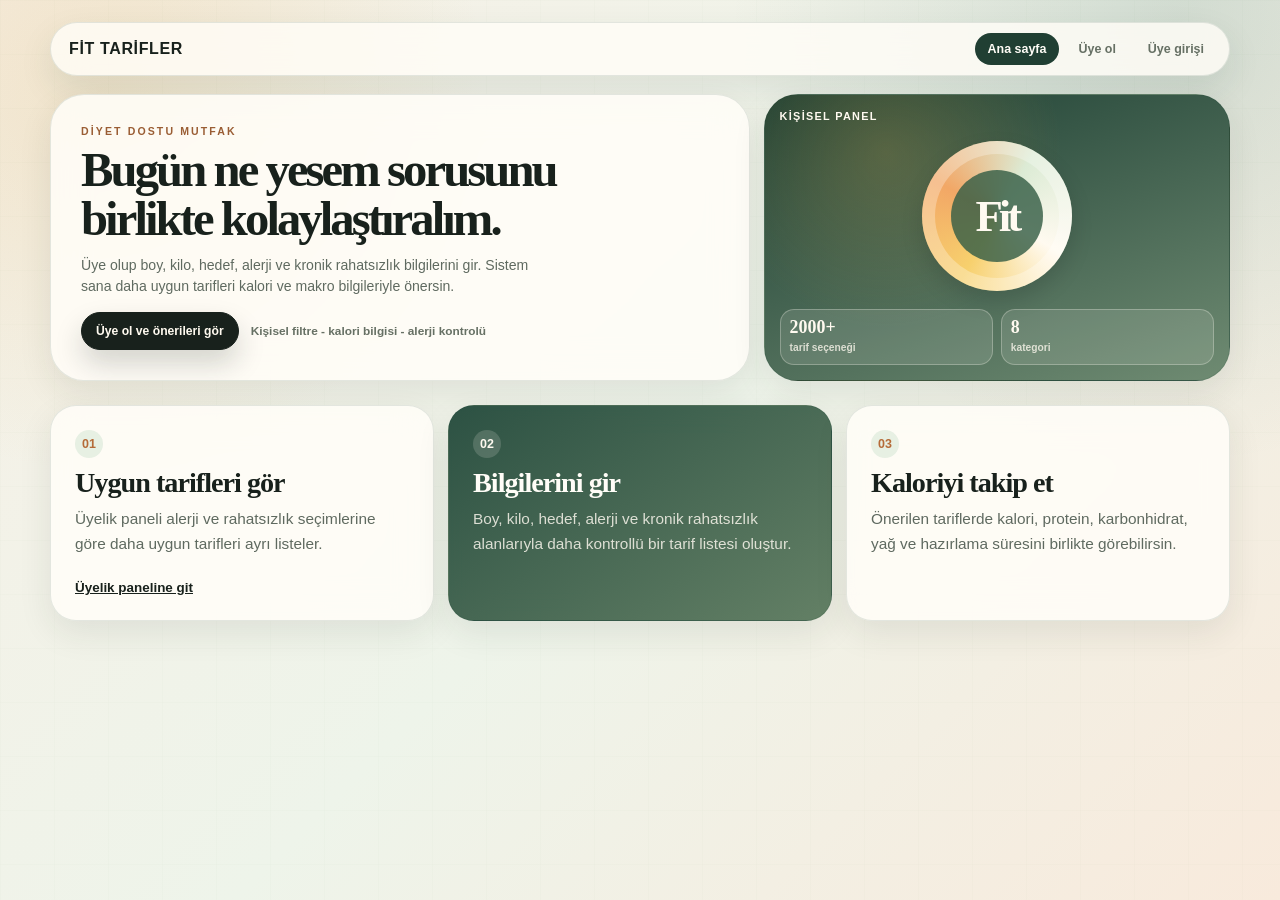
<file: index.html>
﻿<!doctype html>
<html lang="tr">
  <head>
    <meta charset="UTF-8" />
    <meta name="viewport" content="width=device-width, initial-scale=1.0" />
    <title>Fit Tarifler | Ana Sayfa</title>
    <link rel="stylesheet" href="styles.css" />
  </head>
  <body>
    <main class="app-shell">
      <nav class="site-nav" aria-label="Site menüsü">
        <a class="brand" href="index.html">Fit Tarifler</a>
        <div class="nav-links">
          <a class="active" href="index.html">Ana sayfa</a>
          <a href="uyelik.html">Üye ol</a>
          <a href="giris.html">Üye girişi</a>
        </div>
      </nav>

      <section class="hero home-hero">
        <div class="hero-copy">
          <p class="eyebrow">Diyet dostu mutfak</p>
          <h1>Bugün ne yesem sorusunu birlikte kolaylaştıralım.</h1>
          <p class="hero-text">
            Üye olup boy, kilo, hedef, alerji ve kronik rahatsızlık bilgilerini gir. Sistem sana daha uygun tarifleri kalori ve makro bilgileriyle önersin.
          </p>
          <div class="hero-actions">
            <a class="primary-link" href="uyelik.html">Üye ol ve önerileri gör</a>
            <span class="soft-note">Kişisel filtre - kalori bilgisi - alerji kontrolü</span>
          </div>
        </div>

        <div class="hero-panel" aria-label="Günlük öneriler">
          <p class="panel-kicker">Kişisel panel</p>
          <div class="plate-visual">
            <span class="plate-ring"></span>
            <span class="plate-core">Fit</span>
          </div>
          <div class="mini-stats">
            <div><strong>2000+</strong><span>tarif seçeneği</span></div>
            <div><strong>8</strong><span>kategori</span></div>
          </div>
        </div>
      </section>

      <section class="home-grid" aria-label="Site özellikleri">
        <article class="home-card">
          <span>01</span>
          <h2>Uygun tarifleri gör</h2>
          <p>Üyelik paneli alerji ve rahatsızlık seçimlerine göre daha uygun tarifleri ayrı listeler.</p>
          <a class="text-link" href="uyelik.html">Üyelik paneline git</a>
        </article>
        <article class="home-card featured">
          <span>02</span>
          <h2>Bilgilerini gir</h2>
          <p>Boy, kilo, hedef, alerji ve kronik rahatsızlık alanlarıyla daha kontrollü bir tarif listesi oluştur.</p>
        </article>
        <article class="home-card">
          <span>03</span>
          <h2>Kaloriyi takip et</h2>
          <p>Önerilen tariflerde kalori, protein, karbonhidrat, yağ ve hazırlama süresini birlikte görebilirsin.</p>
        </article>
      </section>
    </main>
  </body>
</html>
</file>
<file: styles.css>
﻿:root {
  --cream: #f4ead7;
  --paper: #fffaf0;
  --paper-strong: #fffdf7;
  --sage: #365f46;
  --sage-2: #6f8f63;
  --sage-soft: #dcebd5;
  --ink: #20271f;
  --muted: #757762;
  --orange: #c96f3a;
  --gold: #e4b955;
  --berry: #9f4f48;
  --line: #e7d6bd;
  --shadow: 0 24px 70px rgba(55, 45, 27, 0.14);
}

* { box-sizing: border-box; }
html { scroll-behavior: smooth; }

body {
  margin: 0;
  min-height: 100vh;
  background:
    radial-gradient(circle at 10% 8%, rgba(228, 185, 85, 0.34), transparent 22rem),
    radial-gradient(circle at 88% 4%, rgba(111, 143, 99, 0.36), transparent 26rem),
    linear-gradient(135deg, #f4ead7 0%, #eaf0df 48%, #f8dfca 100%);
  color: var(--ink);
  font-family: Georgia, "Times New Roman", serif;
}

body::before {
  content: "";
  position: fixed;
  inset: 0;
  pointer-events: none;
  opacity: 0.32;
  background-image: linear-gradient(rgba(54, 95, 70, 0.08) 1px, transparent 1px), linear-gradient(90deg, rgba(54, 95, 70, 0.08) 1px, transparent 1px);
  background-size: 44px 44px;
}

button, input { font: inherit; }
a { color: inherit; }

.app-shell {
  position: relative;
  width: min(1220px, calc(100% - 32px));
  margin: 0 auto;
  padding: 34px 0 56px;
}

.hero {
  display: grid;
  grid-template-columns: minmax(0, 1.25fr) minmax(320px, 0.75fr);
  gap: 24px;
  align-items: stretch;
  min-height: 520px;
}

.hero-copy,
.hero-panel,
.controls,
.detail-card,
.recipe-card,
.stats-row article {
  border: 1px solid rgba(231, 214, 189, 0.95);
  background: rgba(255, 250, 240, 0.86);
  box-shadow: var(--shadow);
  backdrop-filter: blur(14px);
}

.hero-copy {
  display: flex;
  flex-direction: column;
  justify-content: center;
  border-radius: 42px;
  padding: clamp(32px, 6vw, 82px);
  overflow: hidden;
}

.hero-copy::after {
  content: "";
  position: absolute;
  width: 220px;
  height: 220px;
  border-radius: 999px;
  background: rgba(201, 111, 58, 0.14);
  filter: blur(4px);
  transform: translate(650px, 190px);
}

.eyebrow {
  margin: 0 0 16px;
  color: var(--orange);
  font-family: Verdana, sans-serif;
  font-size: 0.78rem;
  font-weight: 800;
  letter-spacing: 0.18em;
  text-transform: uppercase;
}

.eyebrow.compact { margin-bottom: 10px; }

h1, h2, h3, p { margin-top: 0; }

h1 {
  max-width: 780px;
  margin-bottom: 22px;
  font-size: clamp(3rem, 8.7vw, 7.8rem);
  line-height: 0.86;
  letter-spacing: -0.085em;
}

.hero-text {
  max-width: 650px;
  margin-bottom: 0;
  color: var(--muted);
  font-family: Verdana, sans-serif;
  font-size: clamp(1rem, 2vw, 1.22rem);
  line-height: 1.75;
}

.hero-actions {
  display: flex;
  flex-wrap: wrap;
  align-items: center;
  gap: 16px;
  margin-top: 34px;
}

.primary-link {
  display: inline-flex;
  align-items: center;
  justify-content: center;
  min-height: 52px;
  border-radius: 999px;
  padding: 0 22px;
  background: var(--ink);
  color: #fffaf0;
  font-family: Verdana, sans-serif;
  font-size: 0.9rem;
  font-weight: 800;
  text-decoration: none;
}

.soft-note {
  color: var(--muted);
  font-family: Verdana, sans-serif;
  font-size: 0.9rem;
  font-weight: 700;
}

.hero-panel {
  display: flex;
  flex-direction: column;
  justify-content: space-between;
  border-radius: 42px;
  padding: 30px;
  background: linear-gradient(160deg, rgba(54, 95, 70, 0.94), rgba(111, 143, 99, 0.9));
  color: #fffaf0;
  overflow: hidden;
}

.panel-kicker {
  margin-bottom: 0;
  font-family: Verdana, sans-serif;
  font-size: 0.92rem;
  font-weight: 800;
  letter-spacing: 0.12em;
  text-transform: uppercase;
}

.plate-visual {
  position: relative;
  display: grid;
  place-items: center;
  width: min(330px, 78vw);
  aspect-ratio: 1;
  margin: 28px auto;
  border-radius: 999px;
  background: conic-gradient(from 210deg, #f7d06d, #f2a766, #dcebd5, #fffaf0, #f7d06d);
  box-shadow: inset 0 0 0 28px rgba(255, 255, 255, 0.28), 0 26px 50px rgba(0, 0, 0, 0.18);
}

.plate-ring {
  position: absolute;
  inset: 54px;
  border-radius: 999px;
  background: rgba(54, 95, 70, 0.82);
}

.plate-core {
  position: relative;
  font-size: clamp(3.6rem, 8vw, 6.2rem);
  font-weight: 800;
  letter-spacing: -0.09em;
}

.mini-stats {
  display: grid;
  grid-template-columns: 1fr 1fr;
  gap: 12px;
}

.mini-stats div {
  border: 1px solid rgba(255, 250, 240, 0.28);
  border-radius: 22px;
  padding: 16px;
  background: rgba(255, 250, 240, 0.12);
}

.mini-stats strong,
.stats-row span {
  display: block;
  font-size: 2rem;
  line-height: 1;
}

.mini-stats span,
.stats-row p {
  margin: 8px 0 0;
  color: rgba(255, 250, 240, 0.78);
  font-family: Verdana, sans-serif;
  font-size: 0.78rem;
  font-weight: 700;
}

.stats-row {
  display: grid;
  grid-template-columns: repeat(3, 1fr);
  gap: 16px;
  margin: 24px 0;
}

.stats-row article {
  border-radius: 26px;
  padding: 22px;
}

.stats-row span { color: var(--sage); }
.stats-row p { color: var(--muted); }

.controls {
  display: grid;
  grid-template-columns: minmax(280px, 0.8fr) 1.2fr;
  gap: 18px;
  align-items: end;
  margin: 24px 0 30px;
  border-radius: 30px;
  padding: 22px;
}

.search-label {
  display: block;
  margin-bottom: 10px;
  color: var(--muted);
  font-family: Verdana, sans-serif;
  font-size: 0.84rem;
  font-weight: 800;
}

#search {
  width: 100%;
  border: 1px solid var(--line);
  border-radius: 19px;
  padding: 18px 20px;
  outline: none;
  background: #fffdf8;
  color: var(--ink);
}

#search:focus {
  border-color: var(--sage);
  box-shadow: 0 0 0 4px rgba(70, 111, 85, 0.16);
}

.filters {
  display: flex;
  flex-wrap: wrap;
  gap: 10px;
}

.filter-button {
  border: 0;
  border-radius: 999px;
  padding: 12px 16px;
  background: var(--sage-soft);
  color: var(--ink);
  cursor: pointer;
  font-family: Verdana, sans-serif;
  font-size: 0.83rem;
  font-weight: 800;
  transition: transform 160ms ease, background 160ms ease, color 160ms ease;
}

.filter-button:hover { transform: translateY(-2px); }
.filter-button.active { background: var(--sage); color: white; }

.content-grid {
  display: grid;
  grid-template-columns: minmax(0, 1.22fr) minmax(360px, 0.78fr);
  gap: 24px;
  align-items: start;
}

.section-title {
  display: flex;
  align-items: end;
  justify-content: space-between;
  gap: 16px;
  margin-bottom: 16px;
}

.section-title h2 {
  margin-bottom: 0;
  font-size: clamp(2.2rem, 5vw, 4.4rem);
  line-height: 0.9;
  letter-spacing: -0.07em;
}

#recipe-count {
  color: var(--muted);
  font-family: Verdana, sans-serif;
  font-size: 0.9rem;
  font-weight: 800;
}

.recipe-list {
  display: grid;
  grid-template-columns: repeat(2, minmax(0, 1fr));
  gap: 16px;
}

.recipe-card {
  position: relative;
  min-height: 245px;
  border-radius: 28px;
  padding: 20px;
  cursor: pointer;
  overflow: hidden;
  transition: transform 180ms ease, border-color 180ms ease, background 180ms ease;
}

.recipe-card::after {
  content: "";
  position: absolute;
  right: -48px;
  bottom: -56px;
  width: 150px;
  height: 150px;
  border-radius: 999px;
  background: var(--card-color, rgba(111, 143, 99, 0.18));
  opacity: 0.85;
}

.recipe-card:hover,
.recipe-card.selected {
  border-color: var(--sage);
  background: #fffdf8;
  transform: translateY(-3px);
}

.recipe-card h3 {
  position: relative;
  z-index: 1;
  margin: 18px 0 10px;
  font-size: clamp(1.45rem, 3vw, 2.15rem);
  line-height: 0.98;
  letter-spacing: -0.04em;
}

.recipe-card p {
  position: relative;
  z-index: 1;
  color: var(--muted);
  font-family: Verdana, sans-serif;
  font-size: 0.92rem;
  line-height: 1.55;
}

.recipe-meta,
.recipe-tags,
.detail-meta {
  position: relative;
  z-index: 1;
  display: flex;
  flex-wrap: wrap;
  gap: 8px;
  color: var(--muted);
  font-family: Verdana, sans-serif;
  font-size: 0.78rem;
  font-weight: 800;
}

.pill {
  border-radius: 999px;
  padding: 8px 10px;
  background: var(--sage-soft);
}

.detail-card {
  position: sticky;
  top: 24px;
  border-radius: 34px;
  padding: 30px;
}

.detail-hero {
  min-height: 150px;
  border-radius: 26px;
  margin-bottom: 22px;
  padding: 18px;
  background: linear-gradient(135deg, var(--detail-color, #dcebd5), #fff7e6);
}

.detail-card h2 {
  margin: 14px 0;
  font-size: clamp(2.1rem, 4.2vw, 4rem);
  line-height: 0.92;
  letter-spacing: -0.06em;
}

.detail-card > p {
  color: var(--muted);
  font-family: Verdana, sans-serif;
  line-height: 1.7;
}

.detail-section {
  margin-top: 22px;
  padding-top: 18px;
  border-top: 1px solid var(--line);
}

.detail-section h3 {
  margin-bottom: 10px;
  color: var(--orange);
  font-family: Verdana, sans-serif;
  font-size: 0.82rem;
  letter-spacing: 0.14em;
  text-transform: uppercase;
}

.detail-section ul,
.detail-section ol {
  margin: 0;
  padding-left: 20px;
  color: var(--muted);
  font-family: Verdana, sans-serif;
  line-height: 1.85;
}

.empty {
  grid-column: 1 / -1;
  border: 1px dashed var(--sage);
  border-radius: 24px;
  padding: 26px;
  color: var(--muted);
  background: rgba(255, 250, 241, 0.72);
  font-family: Verdana, sans-serif;
}

.fade-in {
  animation: fadeIn 280ms ease both;
}

@keyframes fadeIn {
  from { opacity: 0; transform: translateY(8px); }
  to { opacity: 1; transform: translateY(0); }
}

@media (max-width: 980px) {
  .hero,
  .content-grid,
  .controls {
    grid-template-columns: 1fr;
  }

  .detail-card { position: static; }
}

@media (max-width: 680px) {
  .app-shell { width: min(100% - 22px, 1220px); padding-top: 18px; }
  .hero { min-height: auto; }
  .hero-copy, .hero-panel, .detail-card { border-radius: 28px; }
  .stats-row { grid-template-columns: 1fr; }
  .recipe-list { grid-template-columns: 1fr; }
  .mini-stats { grid-template-columns: 1fr; }
  h1 { font-size: clamp(3rem, 18vw, 5.2rem); }
}

.site-nav {
  display: flex;
  align-items: center;
  justify-content: space-between;
  gap: 18px;
  margin-bottom: 22px;
  border: 1px solid rgba(231, 214, 189, 0.95);
  border-radius: 999px;
  padding: 12px 14px 12px 20px;
  background: rgba(255, 250, 240, 0.82);
  box-shadow: 0 14px 40px rgba(55, 45, 27, 0.1);
  backdrop-filter: blur(14px);
}

.brand {
  color: var(--ink);
  font-family: Verdana, sans-serif;
  font-size: 0.95rem;
  font-weight: 900;
  letter-spacing: 0.04em;
  text-decoration: none;
  text-transform: uppercase;
}

.nav-links {
  display: flex;
  flex-wrap: wrap;
  gap: 8px;
}

.nav-links a {
  border-radius: 999px;
  padding: 10px 14px;
  color: var(--muted);
  font-family: Verdana, sans-serif;
  font-size: 0.84rem;
  font-weight: 800;
  text-decoration: none;
}

.nav-links a.active,
.nav-links a:hover {
  background: var(--sage);
  color: #fffaf0;
}

.home-hero {
  margin-bottom: 24px;
}

.home-grid {
  display: grid;
  grid-template-columns: repeat(3, minmax(0, 1fr));
  gap: 18px;
}

.home-card {
  min-height: 260px;
  border: 1px solid rgba(231, 214, 189, 0.95);
  border-radius: 32px;
  padding: 28px;
  background: rgba(255, 250, 240, 0.86);
  box-shadow: var(--shadow);
}

.home-card.featured {
  background: linear-gradient(150deg, rgba(54, 95, 70, 0.96), rgba(111, 143, 99, 0.9));
  color: #fffaf0;
}

.home-card span {
  display: inline-flex;
  align-items: center;
  justify-content: center;
  width: 44px;
  height: 44px;
  border-radius: 999px;
  margin-bottom: 24px;
  background: var(--sage-soft);
  color: var(--sage);
  font-family: Verdana, sans-serif;
  font-weight: 900;
}

.home-card.featured span {
  background: rgba(255, 250, 240, 0.16);
  color: #fffaf0;
}

.home-card h2 {
  margin-bottom: 12px;
  font-size: clamp(1.7rem, 3vw, 2.6rem);
  line-height: 0.98;
  letter-spacing: -0.05em;
}

.home-card p {
  color: var(--muted);
  font-family: Verdana, sans-serif;
  line-height: 1.7;
}

.home-card.featured p {
  color: rgba(255, 250, 240, 0.82);
}

.text-link {
  display: inline-flex;
  margin-top: 12px;
  color: inherit;
  font-family: Verdana, sans-serif;
  font-weight: 900;
}

.recipe-page-hero {
  margin-bottom: 24px;
  border: 1px solid rgba(231, 214, 189, 0.95);
  border-radius: 36px;
  padding: clamp(28px, 5vw, 58px);
  background: rgba(255, 250, 240, 0.86);
  box-shadow: var(--shadow);
}

.recipe-page-hero h1 {
  max-width: 860px;
  margin-bottom: 18px;
  font-size: clamp(2.8rem, 7vw, 6.4rem);
}

@media (max-width: 900px) {
  .home-grid {
    grid-template-columns: 1fr;
  }
}

@media (max-width: 560px) {
  .site-nav {
    align-items: flex-start;
    border-radius: 26px;
    flex-direction: column;
  }

  .nav-links {
    width: 100%;
  }

  .nav-links a {
    flex: 1;
    text-align: center;
  }
}

/* Medium scale tuning */
:root {
  --shadow: 0 16px 42px rgba(55, 45, 27, 0.11);
}

.app-shell {
  width: min(1080px, calc(100% - 32px));
  padding: 24px 0 42px;
}

.hero {
  min-height: 390px;
  gap: 18px;
  grid-template-columns: minmax(0, 1.25fr) minmax(280px, 0.65fr);
}

.hero-copy {
  border-radius: 30px;
  padding: clamp(28px, 4vw, 54px);
}

.hero-panel {
  border-radius: 30px;
  padding: 24px;
}

h1 {
  max-width: 680px;
  margin-bottom: 18px;
  font-size: clamp(2.4rem, 5.8vw, 5rem);
  line-height: 0.92;
  letter-spacing: -0.065em;
}

.hero-text {
  max-width: 560px;
  font-size: clamp(0.95rem, 1.4vw, 1.05rem);
  line-height: 1.6;
}

.hero-actions {
  margin-top: 24px;
}

.primary-link {
  min-height: 46px;
  padding: 0 18px;
  font-size: 0.84rem;
}

.soft-note,
#recipe-count {
  font-size: 0.82rem;
}

.eyebrow {
  margin-bottom: 12px;
  font-size: 0.72rem;
}

.panel-kicker {
  font-size: 0.78rem;
}

.plate-visual {
  width: min(230px, 62vw);
  margin: 18px auto;
  box-shadow: inset 0 0 0 20px rgba(255, 255, 255, 0.28), 0 18px 34px rgba(0, 0, 0, 0.16);
}

.plate-ring {
  inset: 42px;
}

.plate-core {
  font-size: clamp(2.6rem, 5.6vw, 4.2rem);
}

.mini-stats strong,
.stats-row span {
  font-size: 1.55rem;
}

.mini-stats div,
.stats-row article {
  border-radius: 18px;
  padding: 14px;
}

.stats-row {
  gap: 12px;
  margin: 18px 0;
}

.site-nav {
  margin-bottom: 18px;
  padding: 10px 12px 10px 18px;
}

.brand {
  font-size: 0.84rem;
}

.nav-links a {
  padding: 8px 12px;
  font-size: 0.78rem;
}

.home-grid {
  gap: 14px;
}

.home-card {
  min-height: 210px;
  border-radius: 24px;
  padding: 22px;
}

.home-card span {
  width: 36px;
  height: 36px;
  margin-bottom: 18px;
  font-size: 0.82rem;
}

.home-card h2 {
  font-size: clamp(1.35rem, 2.4vw, 2rem);
  letter-spacing: -0.035em;
}

.home-card p {
  font-size: 0.92rem;
  line-height: 1.6;
}

.recipe-page-hero {
  border-radius: 28px;
  padding: clamp(24px, 4vw, 42px);
}

.recipe-page-hero h1 {
  max-width: 720px;
  font-size: clamp(2.3rem, 5.2vw, 4.7rem);
}

.controls {
  gap: 16px;
  margin: 18px 0 24px;
  border-radius: 24px;
  padding: 18px;
}

.search-label,
.filter-button {
  font-size: 0.78rem;
}

#search {
  border-radius: 15px;
  padding: 14px 16px;
  font-size: 0.92rem;
}

.filter-button {
  padding: 10px 13px;
}

.content-grid {
  grid-template-columns: minmax(0, 1.18fr) minmax(320px, 0.82fr);
  gap: 18px;
}

.section-title h2 {
  font-size: clamp(1.9rem, 3.6vw, 3.2rem);
  letter-spacing: -0.05em;
}

.recipe-list {
  gap: 12px;
}

.recipe-card {
  min-height: 205px;
  border-radius: 22px;
  padding: 17px;
}

.recipe-card::after {
  width: 112px;
  height: 112px;
  right: -36px;
  bottom: -42px;
}

.recipe-card h3 {
  margin: 14px 0 8px;
  font-size: clamp(1.2rem, 2.2vw, 1.65rem);
  line-height: 1.02;
}

.recipe-card p {
  font-size: 0.84rem;
  line-height: 1.5;
}

.recipe-meta,
.recipe-tags,
.detail-meta {
  gap: 6px;
  font-size: 0.7rem;
}

.pill {
  padding: 6px 8px;
}

.detail-card {
  border-radius: 26px;
  padding: 22px;
}

.detail-hero {
  min-height: 118px;
  border-radius: 20px;
  margin-bottom: 16px;
  padding: 14px;
}

.detail-card h2 {
  margin: 12px 0;
  font-size: clamp(1.7rem, 3vw, 3rem);
  letter-spacing: -0.045em;
}

.detail-card > p,
.detail-section ul,
.detail-section ol {
  font-size: 0.9rem;
  line-height: 1.65;
}

.detail-section {
  margin-top: 16px;
  padding-top: 14px;
}

.detail-section h3 {
  font-size: 0.74rem;
}

@media (max-width: 680px) {
  h1 {
    font-size: clamp(2.4rem, 13vw, 4rem);
  }

  .hero-copy,
  .hero-panel,
  .detail-card {
    border-radius: 24px;
  }
}

/* Home page extra compact tuning */
.home-hero {
  min-height: 320px;
}

.home-hero .hero-copy {
  padding: clamp(22px, 3vw, 38px);
}

.home-hero h1 {
  max-width: 600px;
  font-size: clamp(2rem, 4.4vw, 3.8rem);
  line-height: 0.98;
  margin-bottom: 14px;
}

.home-hero .hero-text {
  max-width: 520px;
  font-size: 0.94rem;
  line-height: 1.55;
}

.home-hero .hero-actions {
  margin-top: 18px;
  gap: 12px;
}

.home-hero .primary-link {
  min-height: 42px;
  padding: 0 16px;
  font-size: 0.8rem;
}

.home-hero .soft-note {
  font-size: 0.78rem;
}

.home-hero .hero-panel {
  padding: 18px;
}

.home-hero .plate-visual {
  width: min(180px, 50vw);
  margin: 12px auto;
  box-shadow: inset 0 0 0 16px rgba(255, 255, 255, 0.28), 0 14px 26px rgba(0, 0, 0, 0.14);
}

.home-hero .plate-ring {
  inset: 34px;
}

.home-hero .plate-core {
  font-size: clamp(2.2rem, 4.4vw, 3.4rem);
}

.home-hero .mini-stats div {
  padding: 11px;
  border-radius: 16px;
}

.home-hero .mini-stats strong {
  font-size: 1.28rem;
}

.home-hero .mini-stats span {
  font-size: 0.7rem;
}

.home-grid {
  gap: 12px;
}

.home-card {
  min-height: 175px;
  border-radius: 22px;
  padding: 18px;
}

.home-card span {
  width: 32px;
  height: 32px;
  margin-bottom: 14px;
  font-size: 0.72rem;
}

.home-card h2 {
  margin-bottom: 8px;
  font-size: clamp(1.2rem, 2vw, 1.65rem);
  line-height: 1.05;
}

.home-card p {
  font-size: 0.84rem;
  line-height: 1.5;
}

.text-link {
  margin-top: 8px;
  font-size: 0.84rem;
}

@media (max-width: 680px) {
  .home-hero h1 {
    font-size: clamp(2.1rem, 10vw, 3.3rem);
  }
}

/* Home page final compact pass */
.home-hero {
  min-height: 280px;
  gap: 14px;
}

.home-hero .hero-copy {
  padding: clamp(18px, 2.4vw, 30px);
}

.home-hero h1 {
  max-width: 540px;
  font-size: clamp(1.75rem, 3.8vw, 3.25rem);
  line-height: 1;
  margin-bottom: 12px;
}

.home-hero .hero-text {
  max-width: 480px;
  font-size: 0.88rem;
  line-height: 1.48;
}

.home-hero .eyebrow {
  margin-bottom: 9px;
  font-size: 0.66rem;
}

.home-hero .hero-actions {
  margin-top: 15px;
}

.home-hero .primary-link {
  min-height: 38px;
  padding: 0 14px;
  font-size: 0.76rem;
}

.home-hero .soft-note {
  font-size: 0.74rem;
}

.home-hero .hero-panel {
  padding: 15px;
}

.home-hero .panel-kicker {
  font-size: 0.68rem;
}

.home-hero .plate-visual {
  width: min(150px, 44vw);
  margin: 10px auto;
  box-shadow: inset 0 0 0 13px rgba(255, 255, 255, 0.28), 0 10px 22px rgba(0, 0, 0, 0.13);
}

.home-hero .plate-ring {
  inset: 29px;
}

.home-hero .plate-core {
  font-size: clamp(1.9rem, 3.7vw, 2.8rem);
}

.home-hero .mini-stats {
  gap: 8px;
}

.home-hero .mini-stats div {
  padding: 9px;
  border-radius: 14px;
}

.home-hero .mini-stats strong {
  font-size: 1.12rem;
}

.home-hero .mini-stats span {
  font-size: 0.64rem;
}

.home-card {
  min-height: 150px;
  border-radius: 18px;
  padding: 15px;
}

.home-card span {
  width: 28px;
  height: 28px;
  margin-bottom: 11px;
}

.home-card h2 {
  font-size: clamp(1.08rem, 1.75vw, 1.45rem);
}

.home-card p {
  font-size: 0.78rem;
  line-height: 1.45;
}

/* Membership page */
.member-layout {
  display: grid;
  grid-template-columns: minmax(0, 1fr) minmax(320px, 0.85fr);
  gap: 18px;
  align-items: start;
}

.member-form,
.member-results,
.suggestion-card {
  border: 1px solid rgba(231, 214, 189, 0.95);
  background: rgba(255, 250, 240, 0.9);
  box-shadow: var(--shadow);
}

.member-form,
.member-results {
  border-radius: 26px;
  padding: 22px;
}

.member-results {
  position: sticky;
  top: 22px;
}

.form-grid {
  display: grid;
  grid-template-columns: repeat(2, minmax(0, 1fr));
  gap: 14px;
}

.member-form label,
.member-form legend {
  color: var(--muted);
  font-family: Verdana, sans-serif;
  font-size: 0.8rem;
  font-weight: 800;
}

.member-form input,
.member-form select {
  width: 100%;
  margin-top: 8px;
  border: 1px solid var(--line);
  border-radius: 14px;
  padding: 12px 13px;
  outline: none;
  background: #fffdf8;
  color: var(--ink);
}

.member-form input:focus,
.member-form select:focus {
  border-color: var(--sage);
  box-shadow: 0 0 0 4px rgba(70, 111, 85, 0.14);
}

.member-form fieldset {
  display: grid;
  grid-template-columns: repeat(2, minmax(0, 1fr));
  gap: 10px 14px;
  margin: 18px 0 0;
  border: 1px solid var(--line);
  border-radius: 18px;
  padding: 16px;
}

.member-form fieldset label {
  display: flex;
  align-items: center;
  gap: 8px;
  font-weight: 700;
}

.member-form fieldset input {
  width: auto;
  margin: 0;
}

.form-submit {
  width: 100%;
  margin-top: 18px;
  border: 0;
  cursor: pointer;
}

.form-note {
  margin: 12px 0 0;
  color: var(--muted);
  font-family: Verdana, sans-serif;
  font-size: 0.78rem;
  line-height: 1.55;
}

.member-results h2 {
  margin-bottom: 12px;
  font-size: clamp(1.5rem, 2.8vw, 2.4rem);
  line-height: 1;
  letter-spacing: -0.04em;
}

.member-results > p {
  color: var(--muted);
  font-family: Verdana, sans-serif;
  line-height: 1.6;
}

.profile-summary {
  display: grid;
  gap: 8px;
  margin: 14px 0;
}

.profile-summary span {
  border-radius: 999px;
  padding: 9px 11px;
  background: var(--sage-soft);
  color: var(--sage);
  font-family: Verdana, sans-serif;
  font-size: 0.8rem;
  font-weight: 800;
}

.suggestion-list {
  display: grid;
  gap: 12px;
  margin-top: 16px;
}

.suggestion-card {
  border-radius: 20px;
  padding: 16px;
}

.suggestion-card h3 {
  margin-bottom: 8px;
  font-size: 1.35rem;
  line-height: 1;
}

.suggestion-card p {
  color: var(--muted);
  font-family: Verdana, sans-serif;
  font-size: 0.84rem;
  line-height: 1.5;
}

.secondary-link {
  display: inline-flex;
  align-items: center;
  justify-content: center;
  min-height: 38px;
  border: 1px solid var(--line);
  border-radius: 999px;
  padding: 0 14px;
  background: rgba(255, 250, 240, 0.72);
  color: var(--ink);
  font-family: Verdana, sans-serif;
  font-size: 0.76rem;
  font-weight: 800;
  text-decoration: none;
}

@media (max-width: 900px) {
  .member-layout {
    grid-template-columns: 1fr;
  }

  .member-results {
    position: static;
  }
}

@media (max-width: 620px) {
  .form-grid,
  .member-form fieldset {
    grid-template-columns: 1fr;
  }
}

/* Real membership flow */
.auth-layout {
  display: grid;
  grid-template-columns: minmax(0, 0.9fr) minmax(320px, 1fr);
  gap: 18px;
  align-items: stretch;
  margin-bottom: 18px;
}

.auth-card h2 {
  margin-bottom: 14px;
  font-size: clamp(1.5rem, 2.6vw, 2.25rem);
  line-height: 1;
  letter-spacing: -0.04em;
}

.single-column {
  grid-template-columns: 1fr;
}

.locked {
  opacity: 0.48;
  filter: grayscale(0.4);
}

.locked .member-form,
.locked .member-results {
  box-shadow: none;
}

.reset-member {
  margin-top: 14px;
  cursor: pointer;
}

@media (max-width: 900px) {
  .auth-layout {
    grid-template-columns: 1fr;
  }
}

/* Hide profile step until membership is created */
#profile-section.locked {
  display: none;
}

.auth-layout {
  grid-template-columns: minmax(280px, 520px);
  justify-content: center;
}

.auth-status {
  display: none;
}

/* Step by step profile bot */
.hidden {
  display: none !important;
}

.wizard-shell {
  display: grid;
  grid-template-columns: minmax(300px, 520px) minmax(320px, 1fr);
  gap: 18px;
  align-items: start;
  justify-content: center;
}

.wizard-card {
  border: 1px solid rgba(231, 214, 189, 0.95);
  border-radius: 26px;
  padding: 22px;
  background: rgba(255, 250, 240, 0.93);
  box-shadow: var(--shadow);
}

.wizard-head h2 {
  margin-bottom: 10px;
  font-size: clamp(1.45rem, 2.6vw, 2.2rem);
  line-height: 1;
  letter-spacing: -0.04em;
}

.wizard-head p:not(.eyebrow) {
  margin: 0;
  color: var(--muted);
  font-family: Verdana, sans-serif;
  font-size: 0.86rem;
  line-height: 1.55;
}

.wizard-progress {
  height: 8px;
  margin: 18px 0;
  border-radius: 999px;
  overflow: hidden;
  background: var(--sage-soft);
}

.wizard-progress span {
  display: block;
  width: 0;
  height: 100%;
  border-radius: inherit;
  background: var(--sage);
  transition: width 180ms ease;
}

.wizard-body {
  min-height: 210px;
}

.wizard-options {
  display: grid;
  gap: 9px;
  max-height: 360px;
  overflow: auto;
  padding-right: 4px;
}

.wizard-option {
  display: flex;
  align-items: center;
  gap: 10px;
  border: 1px solid var(--line);
  border-radius: 16px;
  padding: 11px 12px;
  background: #fffdf8;
  color: var(--ink);
  font-family: Verdana, sans-serif;
  font-size: 0.84rem;
  font-weight: 800;
  cursor: pointer;
}

.wizard-option input {
  width: auto;
  margin: 0;
}

.wizard-fields {
  display: grid;
  gap: 12px;
}

.wizard-fields label {
  color: var(--muted);
  font-family: Verdana, sans-serif;
  font-size: 0.8rem;
  font-weight: 800;
}

.wizard-fields input {
  width: 100%;
  margin-top: 8px;
  border: 1px solid var(--line);
  border-radius: 14px;
  padding: 12px 13px;
  background: #fffdf8;
  color: var(--ink);
  outline: none;
}

.wizard-actions {
  display: flex;
  justify-content: space-between;
  gap: 12px;
  margin-top: 18px;
}

.wizard-actions .primary-link,
.wizard-actions .secondary-link {
  border: 0;
  cursor: pointer;
}

.wizard-actions .secondary-link:disabled {
  cursor: not-allowed;
  opacity: 0.45;
}

.wizard-results {
  position: sticky;
  top: 22px;
}

@media (max-width: 900px) {
  .wizard-shell {
    grid-template-columns: 1fr;
  }

  .wizard-results {
    position: static;
  }
}

/* Modal wizard overlay */
.wizard-modal {
  position: fixed;
  inset: 0;
  z-index: 50;
  display: grid;
  place-items: center;
  padding: 22px;
}

.wizard-backdrop {
  position: absolute;
  inset: 0;
  background: rgba(32, 39, 31, 0.48);
  backdrop-filter: blur(10px);
}

.wizard-modal .wizard-shell {
  position: relative;
  z-index: 1;
  width: min(920px, 100%);
  max-height: min(760px, calc(100vh - 44px));
  overflow: auto;
  display: grid;
  grid-template-columns: minmax(280px, 430px) minmax(280px, 1fr);
  gap: 14px;
  align-items: stretch;
  justify-content: center;
}

.wizard-modal .wizard-card,
.wizard-modal .wizard-results {
  box-shadow: 0 28px 90px rgba(0, 0, 0, 0.24);
}

.wizard-modal .wizard-card {
  min-height: 420px;
}

.wizard-modal .wizard-results {
  position: static;
  max-height: 680px;
  overflow: auto;
}

@media (max-width: 780px) {
  .wizard-modal {
    padding: 12px;
  }

  .wizard-modal .wizard-shell {
    grid-template-columns: 1fr;
    max-height: calc(100vh - 24px);
  }

  .wizard-modal .wizard-card {
    min-height: auto;
  }
}

.wizard-other {
  display: block;
  margin-top: 12px;
  color: var(--muted);
  font-family: Verdana, sans-serif;
  font-size: 0.8rem;
  font-weight: 800;
}

.wizard-other input {
  width: 100%;
  margin-top: 8px;
  border: 1px solid var(--line);
  border-radius: 14px;
  padding: 12px 13px;
  background: #fffdf8;
  color: var(--ink);
  outline: none;
}

.profile-link {
  margin-top: 16px;
}

.profile-page {
  display: grid;
  gap: 18px;
}

.profile-hero-card {
  border: 1px solid rgba(231, 214, 189, 0.95);
  border-radius: 28px;
  padding: clamp(22px, 4vw, 42px);
  background: rgba(255, 250, 240, 0.9);
  box-shadow: var(--shadow);
}

.profile-hero-card h1 {
  max-width: 760px;
  font-size: clamp(2rem, 4.5vw, 4rem);
}

.profile-grid {
  display: grid;
  grid-template-columns: minmax(280px, 0.75fr) minmax(0, 1.25fr);
  gap: 18px;
  align-items: start;
}

.profile-recommendations {
  min-width: 0;
}

.warning-note {
  margin: 16px 0 0;
  border: 1px solid rgba(201, 111, 58, 0.28);
  border-radius: 16px;
  padding: 12px 14px;
  background: rgba(201, 111, 58, 0.1);
  color: var(--berry);
  font-family: Verdana, sans-serif;
  font-size: 0.84rem;
  line-height: 1.55;
}

.profile-empty {
  max-width: 680px;
  margin: 0 auto;
}

@media (max-width: 860px) {
  .profile-grid {
    grid-template-columns: 1fr;
  }
}

/* Single-column profile wizard modal */
.wizard-modal .wizard-shell {
  width: min(520px, 100%);
  grid-template-columns: 1fr;
}

.wizard-modal .wizard-card {
  min-height: 440px;
}

/* Profile dashboard redesign */
.profile-dashboard {
  display: grid;
  grid-template-columns: minmax(0, 1fr) minmax(260px, 320px);
  gap: 18px;
  align-items: start;
}

.profile-main-panel {
  display: grid;
  gap: 18px;
  min-width: 0;
}

.compact-profile-hero h1 {
  max-width: 620px;
  font-size: clamp(1.8rem, 3.8vw, 3.3rem);
}

.compact-profile-hero > p:not(.eyebrow) {
  max-width: 640px;
  color: var(--muted);
  font-family: Verdana, sans-serif;
  font-size: 0.9rem;
  line-height: 1.6;
}

.panel-block,
.profile-side-panel > section,
.profile-actions {
  border: 1px solid rgba(231, 214, 189, 0.95);
  border-radius: 24px;
  background: rgba(255, 250, 240, 0.9);
  box-shadow: var(--shadow);
}

.panel-block {
  padding: 22px;
}

.profile-side-panel {
  position: sticky;
  top: 18px;
  display: grid;
  gap: 12px;
}

.profile-mini-card,
.profile-actions {
  padding: 16px;
}

.profile-mini-card h2 {
  margin: 0 0 8px;
  font-size: 1.35rem;
  line-height: 1;
}

.profile-mini-card p {
  margin: 6px 0;
  color: var(--muted);
  font-family: Verdana, sans-serif;
  font-size: 0.74rem;
  line-height: 1.45;
}

.weekly-value strong {
  color: var(--sage);
}

.weekly-form {
  display: grid;
  gap: 9px;
  margin-top: 10px;
}

.weekly-form input {
  width: 100%;
  border: 1px solid var(--line);
  border-radius: 14px;
  padding: 11px 12px;
  background: #fffdf8;
  color: var(--ink);
  outline: none;
}

.profile-accordions {
  display: grid;
  gap: 8px;
}

.profile-accordions details {
  border: 1px solid var(--line);
  border-radius: 15px;
  background: #fffdf8;
  overflow: hidden;
}

.profile-accordions summary {
  cursor: pointer;
  padding: 11px 12px;
  color: var(--ink);
  font-family: Verdana, sans-serif;
  font-size: 0.78rem;
  font-weight: 900;
}

.profile-accordions details p {
  margin: 0;
  padding: 0 12px 12px;
}

.profile-actions {
  display: grid;
  gap: 9px;
}

.full-width {
  width: 100%;
  min-height: 40px;
  text-align: center;
}

.danger-action {
  color: var(--berry);
  border-color: rgba(159, 79, 72, 0.24);
}

.profile-recipe-card {
  border-radius: 18px;
}

@media (max-width: 900px) {
  .profile-dashboard {
    grid-template-columns: 1fr;
  }

  .profile-side-panel {
    position: static;
    order: -1;
  }
}

/* Compact personal food list header */
.compact-profile-hero {
  padding: 18px 20px;
  border-radius: 22px;
}

.compact-profile-hero h1 {
  max-width: 520px;
  margin-bottom: 10px;
  font-size: clamp(1.35rem, 2.5vw, 2.15rem);
  line-height: 1.05;
  letter-spacing: -0.035em;
}

.compact-profile-hero > p:not(.eyebrow) {
  max-width: 560px;
  margin-bottom: 12px;
  font-size: 0.78rem;
  line-height: 1.45;
}

.compact-profile-hero .eyebrow {
  margin-bottom: 8px;
  font-size: 0.64rem;
}

.compact-profile-hero .profile-summary {
  gap: 7px;
  margin-top: 8px;
}

.compact-profile-hero .profile-summary span {
  padding: 7px 9px;
  font-size: 0.72rem;
}

.compact-profile-hero .warning-note {
  margin-top: 10px;
  padding: 9px 11px;
  font-size: 0.76rem;
}

/* Extra compact personal food list header */
.compact-profile-hero {
  padding: 13px 16px;
  border-radius: 18px;
}

.compact-profile-hero h1 {
  max-width: 460px;
  margin-bottom: 7px;
  font-size: clamp(1.1rem, 2vw, 1.65rem);
  line-height: 1.08;
}

.compact-profile-hero > p:not(.eyebrow) {
  max-width: 520px;
  margin-bottom: 8px;
  font-size: 0.72rem;
  line-height: 1.38;
}

.compact-profile-hero .eyebrow {
  margin-bottom: 6px;
  font-size: 0.58rem;
}

.compact-profile-hero .profile-summary {
  gap: 5px;
  margin-top: 6px;
}

.compact-profile-hero .profile-summary span {
  padding: 5px 7px;
  font-size: 0.64rem;
}

.pantry-form {
  display: grid;
  gap: 9px;
}

.pantry-form label {
  color: var(--muted);
  font-family: Verdana, sans-serif;
  font-size: 0.76rem;
  font-weight: 800;
}

.pantry-form textarea {
  width: 100%;
  min-height: 86px;
  margin-top: 8px;
  border: 1px solid var(--line);
  border-radius: 14px;
  padding: 11px 12px;
  resize: vertical;
  background: #fffdf8;
  color: var(--ink);
  outline: none;
}

.pantry-result {
  border: 1px solid rgba(54, 95, 70, 0.22);
  border-radius: 14px;
  padding: 11px 12px;
  background: rgba(220, 235, 213, 0.55);
  color: var(--ink);
  font-family: Verdana, sans-serif;
  font-size: 0.76rem;
  line-height: 1.55;
}

.pantry-result span {
  color: var(--muted);
}

/* Weekly recipes split panel */
.weekly-recipe-layout {
  display: grid;
  grid-template-columns: minmax(0, 0.95fr) minmax(260px, 1.05fr);
  gap: 14px;
  align-items: start;
}

.weekly-recipe-list {
  max-height: 620px;
  overflow: auto;
  padding-right: 4px;
}

.profile-recipe-card {
  cursor: pointer;
  transition: transform 160ms ease, border-color 160ms ease, background 160ms ease;
}

.profile-recipe-card:hover {
  transform: translateY(-2px);
  border-color: var(--sage);
  background: #fffdf8;
}

.recipe-detail-pane {
  position: sticky;
  top: 18px;
  min-height: 360px;
  border: 1px solid var(--line);
  border-radius: 22px;
  padding: 18px;
  background: #fffdf8;
}

.recipe-detail-pane h2 {
  margin: 0 0 10px;
  font-size: clamp(1.35rem, 2.4vw, 2.1rem);
  line-height: 1;
  letter-spacing: -0.04em;
}

.recipe-detail-pane > p {
  color: var(--muted);
  font-family: Verdana, sans-serif;
  font-size: 0.86rem;
  line-height: 1.55;
}

.detail-meta-row {
  margin: 12px 0 6px;
}

.compact-detail-section {
  margin-top: 14px;
  padding-top: 12px;
}

.compact-detail-section ul,
.compact-detail-section ol {
  font-size: 0.84rem;
  line-height: 1.65;
}

.pantry-recipe-link {
  width: 100%;
  border: 0;
  padding: 0;
  background: transparent;
  color: inherit;
  text-align: left;
  cursor: pointer;
  font: inherit;
}

@media (max-width: 980px) {
  .weekly-recipe-layout {
    grid-template-columns: 1fr;
  }

  .recipe-detail-pane {
    position: static;
  }
}

.wizard-card {
  position: relative;
}

.wizard-close {
  position: absolute;
  top: 14px;
  right: 14px;
  width: 34px;
  height: 34px;
  border: 1px solid rgba(40, 45, 38, 0.16);
  border-radius: 999px;
  background: rgba(255, 255, 255, 0.88);
  color: var(--ink);
  cursor: pointer;
  font-size: 1rem;
  font-weight: 800;
  line-height: 1;
  box-shadow: 0 10px 24px rgba(0, 0, 0, 0.10);
}

.wizard-close:hover {
  transform: translateY(-1px);
  background: #fff7eb;
}

/* Professional product polish layer */
:root {
  --cream: #f6efe2;
  --paper: #fffdf7;
  --paper-strong: #ffffff;
  --sage: #21483a;
  --sage-2: #6f8b72;
  --sage-soft: #e7f0e3;
  --ink: #18211c;
  --muted: #667064;
  --orange: #b56b38;
  --gold: #d8a94c;
  --berry: #9b4b45;
  --line: rgba(38, 55, 45, 0.13);
  --shadow: 0 22px 70px rgba(30, 42, 34, 0.12);
  --soft-shadow: 0 12px 34px rgba(30, 42, 34, 0.09);
}

body {
  background:
    radial-gradient(circle at 8% 10%, rgba(216, 169, 76, 0.18), transparent 24rem),
    radial-gradient(circle at 92% 2%, rgba(33, 72, 58, 0.14), transparent 28rem),
    linear-gradient(135deg, #f7f0e6 0%, #eef4ea 52%, #f8eadc 100%);
  font-family: Cambria, Georgia, serif;
}

body::before {
  opacity: 0.16;
  background-size: 54px 54px;
}

.app-shell {
  width: min(1180px, calc(100% - 36px));
  padding-top: 22px;
}

.site-nav {
  position: sticky;
  top: 14px;
  z-index: 20;
  margin-bottom: 22px;
  border: 1px solid rgba(33, 72, 58, 0.12);
  border-radius: 999px;
  padding: 10px 12px 10px 18px;
  background: rgba(255, 253, 247, 0.82);
  box-shadow: 0 14px 34px rgba(33, 72, 58, 0.10);
  backdrop-filter: blur(18px);
}

.brand {
  font-size: 1rem;
  letter-spacing: 0.04em;
}

.nav-links {
  gap: 6px;
}

.nav-links a,
.secondary-link,
.primary-link,
.filter-button {
  transition: transform 160ms ease, background 160ms ease, border-color 160ms ease, color 160ms ease, box-shadow 160ms ease;
}

.nav-links a {
  border-radius: 999px;
  padding: 9px 13px;
  font-size: 0.78rem;
}

.nav-links a:hover,
.nav-links a.active {
  background: #203f33;
  color: #fffdf7;
}

.hero {
  min-height: auto;
  grid-template-columns: minmax(0, 1.08fr) minmax(300px, 0.72fr);
}

.hero-copy,
.hero-panel,
.home-card,
.recipe-page-hero,
.controls,
.stats-row article,
.detail-card,
.recipe-card,
.auth-card,
.member-results,
.panel-block,
.profile-side-panel > section,
.profile-actions,
.recipe-detail-pane {
  border: 1px solid rgba(33, 72, 58, 0.12) !important;
  background: rgba(255, 253, 247, 0.88) !important;
  box-shadow: var(--soft-shadow) !important;
  backdrop-filter: blur(18px);
}

.hero-copy,
.hero-panel {
  border-radius: 34px;
}

.hero-copy {
  padding: clamp(30px, 5vw, 64px);
}

.hero-copy::after {
  display: none;
}

h1 {
  max-width: 740px;
  font-size: clamp(2.45rem, 6.4vw, 5.8rem);
  line-height: 0.94;
  letter-spacing: -0.06em;
}

h2 {
  letter-spacing: -0.035em;
}

.hero-text,
.detail-card > p,
.recipe-detail-pane > p,
.home-card p,
.member-results p {
  color: #5f6a60;
  font-size: 0.96rem;
  line-height: 1.65;
}

.eyebrow {
  color: #9a5d34;
  font-size: 0.68rem;
  letter-spacing: 0.2em;
}

.primary-link {
  min-height: 46px;
  border: 1px solid #18211c;
  background: #18211c;
  box-shadow: 0 14px 28px rgba(24, 33, 28, 0.18);
}

.primary-link:hover,
.secondary-link:hover,
.filter-button:hover,
.recipe-card:hover,
.profile-recipe-card:hover {
  transform: translateY(-2px);
}

.secondary-link,
.filter-button {
  border: 1px solid rgba(33, 72, 58, 0.14);
  background: rgba(255, 255, 255, 0.74);
  color: #203f33;
  box-shadow: none;
}

.secondary-link:hover,
.filter-button:hover,
.filter-button.active {
  border-color: rgba(33, 72, 58, 0.34);
  background: #203f33;
  color: #fffdf7;
}

.hero-panel {
  background:
    radial-gradient(circle at 26% 20%, rgba(216, 169, 76, 0.24), transparent 11rem),
    linear-gradient(160deg, #1d3f33, #6f8b72) !important;
}

.plate-visual {
  width: min(260px, 70vw);
  box-shadow: inset 0 0 0 22px rgba(255, 255, 255, 0.24), 0 22px 45px rgba(0, 0, 0, 0.16);
}

.plate-ring {
  inset: 42px;
}

.plate-core {
  font-size: clamp(2.8rem, 7vw, 4.9rem);
}

.home-grid {
  margin-top: 18px;
  gap: 14px;
}

.home-card {
  min-height: 210px;
  border-radius: 26px;
  padding: 24px;
}

.home-card.featured {
  background: linear-gradient(145deg, rgba(33, 72, 58, 0.95), rgba(91, 121, 94, 0.95)) !important;
  color: #fffdf7;
}

.home-card span {
  color: #b56b38;
  font-size: 0.78rem;
}

.home-card h2 {
  max-width: 280px;
  font-size: clamp(1.45rem, 2.2vw, 2.1rem);
  line-height: 1.02;
}

.recipe-page-hero {
  border-radius: 30px;
  padding: clamp(26px, 4vw, 46px);
}

.recipe-page-hero h1 {
  font-size: clamp(2.1rem, 5vw, 4.6rem);
  line-height: 0.98;
}

.stats-row {
  gap: 12px;
}

.stats-row article,
.controls {
  border-radius: 22px;
}

.content-grid {
  grid-template-columns: minmax(0, 1.08fr) minmax(330px, 0.92fr);
  gap: 18px;
}

.recipe-list {
  gap: 12px;
}

.recipe-card {
  border-radius: 22px;
  padding: 18px;
  min-height: 190px;
}

.recipe-card.selected {
  border-color: rgba(33, 72, 58, 0.45) !important;
  box-shadow: 0 18px 44px rgba(33, 72, 58, 0.16) !important;
}

.recipe-card h3,
.profile-recipe-card h3 {
  font-size: 1.18rem;
  line-height: 1.16;
  letter-spacing: -0.025em;
}

.recipe-card p,
.profile-recipe-card p {
  font-size: 0.82rem;
  line-height: 1.55;
}

.recipe-meta {
  gap: 7px;
}

.recipe-meta span,
.pill,
.profile-summary span {
  border-radius: 999px;
  border: 1px solid rgba(33, 72, 58, 0.10);
  background: rgba(231, 240, 227, 0.72);
  color: #294d3f;
  font-size: 0.68rem;
}

.detail-card {
  border-radius: 28px;
  padding: 24px;
}

.detail-card h2 {
  font-size: clamp(1.7rem, 3vw, 3.1rem);
  line-height: 0.98;
}

.detail-section {
  border-top-color: rgba(33, 72, 58, 0.13);
}

.detail-section h3,
.compact-detail-section h3 {
  color: #9a5d34;
  font-size: 0.72rem;
  letter-spacing: 0.18em;
}

.profile-dashboard {
  grid-template-columns: minmax(0, 1fr) minmax(270px, 330px);
  gap: 16px;
}

.compact-profile-hero {
  border-radius: 22px;
  padding: 18px 20px;
}

.compact-profile-hero h1 {
  font-size: clamp(1.35rem, 2.2vw, 2rem);
}

.panel-block,
.profile-side-panel > section,
.profile-actions {
  border-radius: 22px;
}

.weekly-recipe-layout {
  grid-template-columns: minmax(0, 0.88fr) minmax(300px, 1.12fr);
}

.weekly-recipe-list {
  max-height: 560px;
}

.profile-recipe-card {
  border-radius: 18px;
  padding: 15px;
}

.recipe-detail-pane {
  border-radius: 24px;
  padding: 20px;
}

.recipe-detail-pane h2 {
  font-size: clamp(1.5rem, 2.5vw, 2.35rem);
}

.profile-mini-card h2 {
  font-size: 1.2rem;
}

.pantry-form textarea,
.weekly-form input,
.member-form input,
.login-card input,
.search-wrap input {
  border-color: rgba(33, 72, 58, 0.16) !important;
  background: rgba(255, 255, 255, 0.82) !important;
  box-shadow: inset 0 1px 0 rgba(255,255,255,0.8);
}

.pantry-form textarea:focus,
.weekly-form input:focus,
.member-form input:focus,
.login-card input:focus,
.search-wrap input:focus {
  border-color: rgba(33, 72, 58, 0.48) !important;
  box-shadow: 0 0 0 4px rgba(33, 72, 58, 0.10);
}

.wizard-modal .wizard-card {
  border-radius: 26px;
}

.wizard-close {
  background: #203f33;
  color: #fffdf7;
}

@media (max-width: 980px) {
  .hero,
  .content-grid,
  .profile-dashboard,
  .weekly-recipe-layout {
    grid-template-columns: 1fr;
  }

  .profile-side-panel,
  .detail-card,
  .recipe-detail-pane {
    position: static;
  }

  .profile-side-panel {
    order: -1;
  }
}

@media (max-width: 680px) {
  .app-shell {
    width: min(100% - 22px, 1180px);
    padding-top: 12px;
  }

  .site-nav {
    position: static;
    border-radius: 24px;
  }

  .hero-copy,
  .hero-panel,
  .home-card,
  .recipe-page-hero,
  .detail-card {
    border-radius: 24px;
  }

  h1 {
    font-size: clamp(2.25rem, 15vw, 4.3rem);
  }

  .recipe-list,
  .stats-row,
  .home-grid {
    grid-template-columns: 1fr;
  }
}

.recipe-group-block {
  display: grid;
  gap: 1rem;
  margin-bottom: 1.5rem;
}

.recipe-group-title {
  margin-bottom: 0.25rem;
}

.recipe-group-grid {
  display: grid;
  gap: 1rem;
}


.recipe-page-hero-refined {
  display: grid;
  grid-template-columns: minmax(0, 1fr) minmax(250px, 0.82fr);
  gap: 10px;
  align-items: start;
  padding: 12px 14px !important;
  margin-bottom: 12px;
}

.recipe-hero-copy {
  display: grid;
  align-content: start;
  gap: 4px;
}

.recipe-hero-guide {
  display: grid;
  gap: 6px;
}

.recipe-hero-guide article {
  border: 1px solid rgba(33, 72, 58, 0.1);
  border-radius: 14px;
  padding: 9px 11px;
  background: rgba(255, 255, 255, 0.5);
}

.recipe-hero-guide span {
  display: inline-grid;
  place-items: center;
  width: 24px;
  height: 24px;
  border-radius: 999px;
  margin-bottom: 4px;
  background: #203f33;
  color: #fffdf7;
  font-family: Verdana, sans-serif;
  font-size: 0.68rem;
  font-weight: 800;
}

.recipe-hero-guide h3 {
  margin: 0 0 2px;
  font-size: 0.84rem;
}

.recipe-hero-guide p,
.toolbar-help,
.results-helper {
  margin: 0;
  color: #5f6a60;
  font-family: Verdana, sans-serif;
  font-size: 0.72rem;
  line-height: 1.35;
}

.recipe-toolbar {
  position: sticky;
  top: 14px;
  z-index: 8;
  grid-template-columns: minmax(260px, 0.9fr) minmax(0, 1.1fr);
}

.recipe-search-panel,
.recipe-filter-panel {
  display: grid;
  gap: 12px;
}

.recipe-filter-panel {
  align-content: start;
}

.toolbar-head {
  display: flex;
  align-items: end;
  justify-content: space-between;
  gap: 12px;
}

.toolbar-head h3 {
  margin: 4px 0 0;
  font-size: 1rem;
}

#active-category-label {
  border: 1px solid rgba(33, 72, 58, 0.12);
  border-radius: 999px;
  padding: 8px 12px;
  background: rgba(255, 255, 255, 0.66);
  color: #203f33;
  font-family: Verdana, sans-serif;
  font-size: 0.77rem;
  font-weight: 700;
}

.refined-content-grid {
  grid-template-columns: minmax(0, 1.16fr) minmax(360px, 0.84fr);
  gap: 22px;
}

.recipe-results-column {
  min-width: 0;
}

.recipe-results-header {
  align-items: start;
}

.recipe-results-header h2 {
  margin-bottom: 8px;
}

.recipe-list-refined {
  gap: 18px;
}

.recipe-group-block {
  gap: 14px;
  margin-bottom: 1.8rem;
}

.recipe-group-title {
  align-items: center;
  padding: 0 2px;
}

.recipe-group-title h3 {
  margin: 4px 0 0;
  font-size: 1.2rem;
}

.recipe-group-grid {
  grid-template-columns: repeat(2, minmax(0, 1fr));
  gap: 14px;
}

.detail-card-refined {
  top: 14px;
  max-height: calc(100vh - 28px);
  overflow: auto;
}

.detail-card-refined::-webkit-scrollbar {
  width: 8px;
}

.detail-card-refined::-webkit-scrollbar-thumb {
  background: rgba(33, 72, 58, 0.18);
  border-radius: 999px;
}

@media (max-width: 1100px) {
  .recipe-page-hero-refined,
  .recipe-toolbar,
  .refined-content-grid,
  .recipe-group-grid {
    grid-template-columns: 1fr;
  }

  .detail-card-refined {
    max-height: none;
  }
}

@media (max-width: 680px) {
  .recipe-hero-guide article,
  .recipe-toolbar,
  .detail-card-refined,
  .recipe-group-block {
    border-radius: 20px;
  }

  .toolbar-head {
    align-items: start;
    flex-direction: column;
  }
}


.recipe-results-column {
  display: grid;
  grid-template-rows: auto minmax(0, 1fr);
  min-height: calc(100vh - 190px);
}

.recipe-list-refined {
  max-height: calc(100vh - 330px);
  overflow: auto;
  padding-right: 8px;
}

.recipe-list-refined::-webkit-scrollbar,
.detail-card-refined::-webkit-scrollbar {
  width: 8px;
}

.recipe-list-refined::-webkit-scrollbar-thumb,
.detail-card-refined::-webkit-scrollbar-thumb {
  background: rgba(33, 72, 58, 0.18);
  border-radius: 999px;
}

.detail-card-refined {
  position: sticky;
  top: 14px;
  max-height: calc(100vh - 28px);
  overflow: auto;
}

@media (max-width: 1100px) {
  .recipe-results-column {
    min-height: auto;
  }

  .recipe-list-refined,
  .detail-card-refined {
    max-height: none;
    overflow: visible;
  }
}


.recipe-page-hero-refined h1 {
  max-width: 520px;
  margin: 2px 0 6px;
  font-size: clamp(1.45rem, 2.8vw, 2.45rem) !important;
  line-height: 0.95;
}

.recipe-page-hero-refined .hero-text {
  max-width: 560px;
  margin: 0;
  font-size: 0.78rem;
  line-height: 1.42;
}

@media (max-width: 1100px) {
  .recipe-page-hero-refined {
    grid-template-columns: 1fr;
    padding: 16px !important;
  }
}

.recipe-page-hero-refined {
  grid-template-columns: minmax(0, 1fr) minmax(220px, 0.68fr);
  gap: 8px;
  padding: 8px 10px !important;
  margin-bottom: 8px;
}

.recipe-hero-copy {
  gap: 2px;
}

.recipe-page-hero-refined h1 {
  max-width: 420px;
  margin: 0 0 4px;
  font-size: clamp(1.1rem, 2.1vw, 1.85rem) !important;
  line-height: 0.92;
}

.recipe-page-hero-refined .hero-text {
  max-width: 460px;
  font-size: 0.7rem;
  line-height: 1.28;
}

.recipe-hero-guide {
  gap: 4px;
}

.recipe-hero-guide article {
  padding: 7px 9px;
  border-radius: 12px;
}

.recipe-hero-guide span {
  width: 20px;
  height: 20px;
  margin-bottom: 2px;
  font-size: 0.6rem;
}

.recipe-hero-guide h3 {
  margin: 0 0 1px;
  font-size: 0.74rem;
}

.recipe-hero-guide p {
  font-size: 0.66rem;
  line-height: 1.24;
}

.recipe-page-hero-refined {
  grid-template-columns: minmax(0, 1fr) minmax(190px, 0.58fr);
  gap: 6px;
  padding: 6px 8px !important;
  margin-bottom: 6px;
}

.recipe-page-hero-refined h1 {
  max-width: 360px;
  margin: 0 0 2px;
  font-size: clamp(0.95rem, 1.8vw, 1.45rem) !important;
  line-height: 0.9;
}

.recipe-page-hero-refined .hero-text {
  max-width: 400px;
  font-size: 0.62rem;
  line-height: 1.18;
}

.recipe-hero-copy {
  gap: 1px;
}

.recipe-hero-guide {
  gap: 3px;
}

.recipe-hero-guide article {
  padding: 5px 7px;
  border-radius: 10px;
}

.recipe-hero-guide span {
  width: 18px;
  height: 18px;
  margin-bottom: 1px;
  font-size: 0.54rem;
}

.recipe-hero-guide h3 {
  margin: 0;
  font-size: 0.68rem;
}

.recipe-hero-guide p {
  font-size: 0.6rem;
  line-height: 1.14;
}

.recipe-toolbar {
  position: static;
  top: auto;
  z-index: auto;
}

.refined-content-grid {
  align-items: start;
}

.recipe-results-column {
  padding-top: 0;
}

.recipe-toolbar {
  gap: 10px;
  padding: 10px 12px;
  margin: 10px 0 14px;
  border-radius: 18px;
}

.recipe-search-panel,
.recipe-filter-panel {
  gap: 8px;
}

.toolbar-head h3 {
  margin: 2px 0 0;
  font-size: 0.86rem;
}

.toolbar-help,
.results-helper {
  font-size: 0.64rem;
  line-height: 1.2;
}

#search {
  min-height: 42px;
  padding: 10px 14px;
  font-size: 0.84rem;
}

#active-category-label {
  padding: 6px 10px;
  font-size: 0.68rem;
}

.filter-button {
  min-height: 40px;
  padding: 0 16px;
  font-size: 0.76rem;
}

.recipe-toolbar {
  gap: 6px;
  padding: 6px 8px;
  margin: 6px 0 10px;
  border-radius: 14px;
}

.recipe-search-panel,
.recipe-filter-panel {
  gap: 5px;
}

.toolbar-head h3 {
  margin: 0;
  font-size: 0.76rem;
}

.eyebrow.compact,
.toolbar-help,
.results-helper {
  font-size: 0.56rem;
  line-height: 1.08;
}

#search {
  min-height: 34px;
  padding: 7px 10px;
  font-size: 0.72rem;
  border-radius: 12px;
}

#active-category-label {
  padding: 4px 8px;
  font-size: 0.6rem;
}

.filter-button {
  min-height: 32px;
  padding: 0 12px;
  font-size: 0.68rem;
}

body {
  padding-top: 86px;
}

.site-nav {
  position: fixed;
  top: 10px;
  left: 50%;
  transform: translateX(-50%);
  width: min(100% - 32px, 1460px);
  z-index: 100;
}

@media (max-width: 680px) {
  body {
    padding-top: 74px;
  }

  .site-nav {
    top: 8px;
    width: calc(100% - 20px);
  }
}

body {
  padding-top: 0 !important;
}

.app-shell {
  padding-top: 18px !important;
}

.site-nav {
  position: sticky !important;
  top: 10px !important;
  left: auto !important;
  transform: none !important;
  width: auto !important;
  z-index: 120 !important;
}

@media (max-width: 680px) {
  .site-nav {
    top: 8px !important;
  }
}

body {
  padding-top: 78px !important;
}

.app-shell {
  padding-top: 0 !important;
}

.site-nav {
  position: fixed !important;
  top: 8px !important;
  left: 50% !important;
  right: auto !important;
  transform: translateX(-50%) !important;
  width: min(calc(100% - 24px), 1180px) !important;
  margin: 0 !important;
  z-index: 200 !important;
}

@media (max-width: 680px) {
  body {
    padding-top: 68px !important;
  }

  .site-nav {
    top: 6px !important;
    width: calc(100% - 16px) !important;
  }
}

body {
  padding-top: 0 !important;
}

.app-shell {
  padding-top: 22px !important;
}

.site-nav {
  position: static !important;
  top: auto !important;
  left: auto !important;
  right: auto !important;
  transform: none !important;
  width: auto !important;
  margin-bottom: 18px !important;
  z-index: auto !important;
}

@media (max-width: 680px) {
  .app-shell {
    padding-top: 12px !important;
  }

  .site-nav {
    margin-bottom: 14px !important;
  }
}

.refined-content-grid {
  grid-template-columns: minmax(0, 1.28fr) minmax(340px, 0.72fr);
  gap: 18px;
}

.recipe-group-grid {
  grid-template-columns: repeat(3, minmax(0, 1fr));
  gap: 12px;
}

.recipe-card {
  min-height: 168px;
  padding: 16px;
}

.recipe-card h3 {
  font-size: 1.05rem;
  line-height: 1.12;
  margin: 12px 0 7px;
}

.recipe-card p {
  font-size: 0.78rem;
  line-height: 1.45;
}

.recipe-meta {
  gap: 6px;
}

@media (max-width: 1180px) {
  .recipe-group-grid {
    grid-template-columns: repeat(2, minmax(0, 1fr));
  }
}

@media (max-width: 760px) {
  .refined-content-grid,
  .recipe-group-grid {
    grid-template-columns: 1fr;
  }
}

.recipe-group-grid {
  grid-template-columns: 1fr;
}

.recipe-card {
  min-height: 142px;
  padding: 16px 18px;
}

.recipe-card h3 {
  max-width: 88%;
}

.recipe-card p {
  max-width: 92%;
}

.recipe-meta {
  flex-wrap: wrap;
}

@media (max-width: 760px) {
  .recipe-card {
    min-height: 154px;
  }
}

.recipe-card {
  min-height: 118px;
  padding: 13px 15px;
  border-radius: 18px;
}

.recipe-card h3 {
  font-size: 0.96rem;
  margin: 10px 0 5px;
}

.recipe-card p {
  font-size: 0.74rem;
  line-height: 1.38;
}

.recipe-tags .pill,
.recipe-meta .pill,
.recipe-meta span {
  font-size: 0.72rem;
}

.recipe-card {
  min-height: 98px;
  padding: 11px 13px;
  border-radius: 16px;
}

.recipe-card h3 {
  font-size: 0.88rem;
  margin: 8px 0 4px;
  line-height: 1.08;
}

.recipe-card p {
  font-size: 0.7rem;
  line-height: 1.3;
}

.recipe-tags,
.recipe-meta {
  gap: 5px;
}

.recipe-tags .pill,
.recipe-meta .pill,
.recipe-meta span {
  font-size: 0.68rem;
  padding: 4px 8px;
}

.refined-content-grid {
  grid-template-columns: minmax(0, 1.22fr) minmax(360px, 0.78fr);
  align-items: start;
  gap: 22px;
}

.recipe-results-column {
  display: block;
}

.recipe-list-refined {
  display: flex;
  flex-direction: column;
  gap: 22px;
}

.recipe-group-block {
  display: flex;
  flex-direction: column;
  gap: 12px;
  margin-bottom: 0;
}

.recipe-group-title {
  margin-bottom: 4px;
}

.recipe-group-grid {
  display: grid;
  grid-template-columns: repeat(3, minmax(0, 1fr));
  gap: 14px;
}

.recipe-card {
  min-height: 116px;
  padding: 12px 14px;
  border-radius: 18px;
}

.recipe-card h3 {
  font-size: 0.94rem;
  line-height: 1.1;
  margin: 9px 0 5px;
}

.recipe-card p {
  font-size: 0.72rem;
  line-height: 1.34;
}

.recipe-tags,
.recipe-meta {
  gap: 5px;
}

.recipe-tags .pill,
.recipe-meta .pill,
.recipe-meta span {
  font-size: 0.68rem;
  padding: 4px 8px;
}

.detail-card-refined {
  position: sticky;
  top: 14px;
  max-height: calc(100vh - 28px);
  overflow: auto;
}

@media (max-width: 1180px) {
  .recipe-group-grid {
    grid-template-columns: repeat(2, minmax(0, 1fr));
  }
}

@media (max-width: 820px) {
  .refined-content-grid {
    grid-template-columns: 1fr;
  }

  .recipe-group-grid {
    grid-template-columns: 1fr;
  }

  .detail-card-refined {
    position: static;
    max-height: none;
    overflow: visible;
  }
}

.recipe-list.recipe-list-refined.single-category-grid {
  display: grid;
  grid-template-columns: repeat(4, minmax(0, 1fr));
  gap: 12px;
  align-items: start;
}

.recipe-list.recipe-list-refined.single-category-grid .recipe-card {
  min-height: 104px;
  padding: 10px 12px;
  border-radius: 16px;
}

.recipe-list.recipe-list-refined.single-category-grid .recipe-card h3 {
  font-size: 0.82rem;
  line-height: 1.06;
  margin: 7px 0 4px;
}

.recipe-list.recipe-list-refined.single-category-grid .recipe-card p {
  font-size: 0.66rem;
  line-height: 1.24;
}

.recipe-list.recipe-list-refined.single-category-grid .recipe-tags,
.recipe-list.recipe-list-refined.single-category-grid .recipe-meta {
  gap: 4px;
}

.recipe-list.recipe-list-refined.single-category-grid .recipe-tags .pill,
.recipe-list.recipe-list-refined.single-category-grid .recipe-meta .pill,
.recipe-list.recipe-list-refined.single-category-grid .recipe-meta span {
  font-size: 0.62rem;
  padding: 3px 7px;
}

@media (max-width: 1280px) {
  .recipe-list.recipe-list-refined.single-category-grid {
    grid-template-columns: repeat(3, minmax(0, 1fr));
  }
}

@media (max-width: 980px) {
  .recipe-list.recipe-list-refined.single-category-grid {
    grid-template-columns: repeat(2, minmax(0, 1fr));
  }
}

@media (max-width: 640px) {
  .recipe-list.recipe-list-refined.single-category-grid {
    grid-template-columns: 1fr;
  }
}

.recipe-list.recipe-list-refined.single-category-grid {
  display: grid !important;
  grid-template-columns: repeat(4, minmax(0, 1fr)) !important;
  gap: 10px !important;
  align-items: start !important;
}

.recipe-list.recipe-list-refined.single-category-grid .recipe-card {
  min-height: 96px !important;
  padding: 10px 11px !important;
  border-radius: 14px !important;
}

.recipe-list.recipe-list-refined.single-category-grid .recipe-card h3 {
  font-size: 0.8rem !important;
  line-height: 1.04 !important;
  margin: 6px 0 3px !important;
}

.recipe-list.recipe-list-refined.single-category-grid .recipe-card p {
  font-size: 0.64rem !important;
  line-height: 1.2 !important;
}

.recipe-list.recipe-list-refined.single-category-grid .recipe-tags,
.recipe-list.recipe-list-refined.single-category-grid .recipe-meta {
  gap: 4px !important;
}

.recipe-list.recipe-list-refined.single-category-grid .recipe-tags .pill,
.recipe-list.recipe-list-refined.single-category-grid .recipe-meta .pill,
.recipe-list.recipe-list-refined.single-category-grid .recipe-meta span {
  font-size: 0.58rem !important;
  padding: 3px 6px !important;
}

@media (max-width: 1280px) {
  .recipe-list.recipe-list-refined.single-category-grid {
    grid-template-columns: repeat(3, minmax(0, 1fr)) !important;
  }
}

@media (max-width: 980px) {
  .recipe-list.recipe-list-refined.single-category-grid {
    grid-template-columns: repeat(2, minmax(0, 1fr)) !important;
  }
}

@media (max-width: 640px) {
  .recipe-list.recipe-list-refined.single-category-grid {
    grid-template-columns: 1fr !important;
  }
}

/* Firestore recipe admin */
.admin-shell {
  display: grid;
  gap: 18px;
}

.admin-hero-card {
  border-radius: 28px;
  padding: 24px;
}

.admin-hero-card h1 {
  font-size: clamp(2rem, 4vw, 3.4rem);
  line-height: 0.98;
  margin-bottom: 12px;
}

.admin-hero-actions {
  display: flex;
  flex-wrap: wrap;
  gap: 12px;
  align-items: center;
  margin-top: 18px;
}

.admin-layout {
  display: grid;
  grid-template-columns: minmax(0, 0.95fr) minmax(320px, 0.9fr);
  gap: 18px;
  align-items: start;
}

.admin-form-card,
.admin-list-card {
  border-radius: 26px;
}

.admin-form-head h2,
.admin-list-head h2 {
  margin-bottom: 0;
  font-size: 1.5rem;
}

.admin-form-grid {
  display: grid;
  grid-template-columns: repeat(2, minmax(0, 1fr));
  gap: 14px;
}

.admin-form-grid .full-span {
  grid-column: 1 / -1;
}

.admin-form-grid textarea,
.admin-form-grid input,
.admin-form-grid select,
.admin-list-card input {
  width: 100%;
  margin-top: 8px;
  border: 1px solid rgba(33, 72, 58, 0.16);
  border-radius: 14px;
  padding: 12px 13px;
  background: rgba(255, 255, 255, 0.82);
  font: inherit;
}

.admin-form-grid textarea {
  resize: vertical;
}

.admin-form-actions {
  display: flex;
  flex-wrap: wrap;
  gap: 12px;
  margin-top: 6px;
}

.admin-recipe-list {
  display: grid;
  gap: 10px;
  margin-top: 16px;
  max-height: 720px;
  overflow: auto;
  padding-right: 4px;
}

.admin-recipe-row {
  display: flex;
  align-items: center;
  justify-content: space-between;
  gap: 12px;
  border: 1px solid rgba(33, 72, 58, 0.12);
  border-radius: 18px;
  padding: 14px 16px;
  background: rgba(255, 255, 255, 0.72);
  cursor: pointer;
}

.admin-recipe-row.selected {
  border-color: rgba(33, 72, 58, 0.4);
  background: rgba(220, 235, 213, 0.72);
}

.admin-recipe-row strong {
  display: block;
  margin-bottom: 4px;
  font-size: 0.98rem;
}

.admin-recipe-row p,
.admin-recipe-row span {
  margin: 0;
  color: #5f6a60;
  font-family: Verdana, sans-serif;
  font-size: 0.78rem;
}

@media (max-width: 980px) {
  .admin-layout,
  .admin-form-grid {
    grid-template-columns: 1fr;
  }
}

.profile-side-pantry,
.profile-side-pantry-result {
  border: 1px solid rgba(231, 214, 189, 0.95);
  border-radius: 24px;
  background: rgba(255, 250, 240, 0.9);
  box-shadow: var(--shadow);
  padding: 16px;
}


.nav-links button {
  border: none;
  border-radius: 999px;
  padding: 9px 13px;
  background: transparent;
  color: var(--muted);
  font-family: Verdana, sans-serif;
  font-size: 0.78rem;
  font-weight: 800;
  cursor: pointer;
}

.nav-links button:hover {
  background: #203f33;
  color: #fffdf7;
}





.top-pantry-panel {
  position: fixed;
  inset: 0;
  z-index: 260;
  display: flex;
  align-items: center;
  justify-content: center;
  padding: 24px;
  background: rgba(18, 28, 22, 0.22);
  backdrop-filter: blur(4px);
}

.top-pantry-box {
  width: min(520px, 100%);
  border: 1px solid rgba(231, 214, 189, 0.95);
  border-radius: 30px;
  background: rgba(255, 250, 240, 0.98);
  box-shadow: var(--shadow);
  padding: 22px;
}

.pantry-modal-box {
  position: relative;
  display: grid;
  gap: 14px;
}

.pantry-modal-title {
  margin: -4px 0 0;
  font-size: 1.15rem;
  line-height: 1.2;
}

.pantry-close-button {
  position: absolute;
  top: 10px;
  right: 10px;
  width: 38px;
  height: 38px;
  border: 1px solid rgba(33, 72, 58, 0.14);
  border-radius: 999px;
  background: rgba(255, 255, 255, 0.86);
  color: var(--ink);
  font-size: 1.4rem;
  line-height: 1;
  cursor: pointer;
}

.pantry-close-button:hover {
  background: #203f33;
  color: #fffdf7;
}

.top-pantry-form textarea {
  min-height: 140px;
  margin-top: 0;
}

.pantry-result-panel {
  display: grid;
  gap: 14px;
}

.pantry-recipe-link {
  width: 100%;
  text-align: left;
}

.pantry-back-button {
  justify-self: stretch;
}

@media (max-width: 720px) {
  .top-pantry-panel {
    padding: 14px;
  }

  .top-pantry-box {
    padding: 18px;
    border-radius: 24px;
  }
}


.saved-menu-grid {
  display: grid;
  grid-template-columns: repeat(auto-fit, minmax(220px, 1fr));
  gap: 14px;
}

.saved-menu-card {
  cursor: pointer;
}

.profile-nav-links {
  align-items: center;
}


.pantry-detail-modal-box {
  width: min(760px, 100%);
  max-height: min(82vh, 900px);
}

.pantry-inline-detail {
  max-height: 52vh;
  overflow: auto;
  padding-right: 6px;
}

.pantry-inline-detail .eyebrow.compact {
  display: none;
}

.pantry-inline-detail h2 {
  margin: 0 0 10px;
  font-size: clamp(2rem, 4vw, 3.2rem);
  line-height: 0.96;
}

.pantry-inline-detail > p {
  margin-bottom: 12px;
}

.pantry-inline-detail .detail-meta-row {
  margin-bottom: 14px;
}

.pantry-inline-detail .detail-section {
  margin-top: 12px;
}

.detail-action-section {
  display: grid;
  gap: 10px;
}

.detail-save-action.is-busy {
  opacity: 0.7;
  pointer-events: none;
}

.detail-action-feedback {
  margin: 0;
  color: #5f6a60;
  font-family: Verdana, sans-serif;
  font-size: 0.84rem;
  line-height: 1.55;
}

.detail-action-feedback a {
  color: #203f33;
  font-weight: 700;
}
</file>
